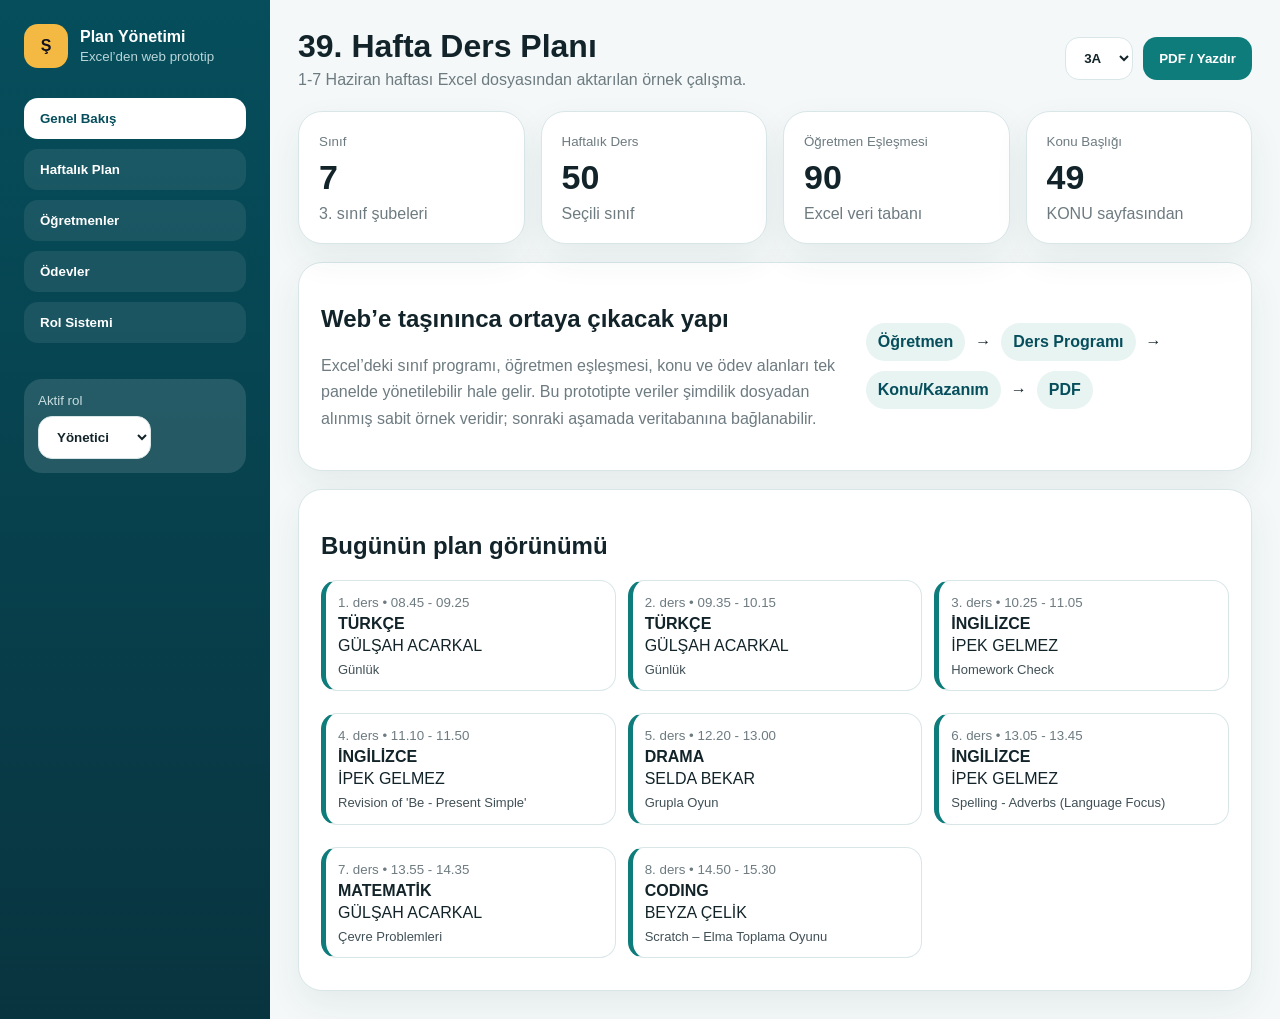
<file: index.html>
<!doctype html>
<html lang="tr">
<head>
  <meta charset="UTF-8" />
  <meta name="viewport" content="width=device-width, initial-scale=1.0" />
  <title>Haftalık Ders Planı | Web Prototip</title>
  <link rel="stylesheet" href="style.css" />
</head>
<body>
  <aside class="sidebar">
    <div class="brand"><span>Ş</span><div><b>Plan Yönetimi</b><small>Excel’den web prototip</small></div></div>
    <nav>
      <button class="nav active" data-view="dashboard">Genel Bakış</button>
      <button class="nav" data-view="schedule">Haftalık Plan</button>
      <button class="nav" data-view="teachers">Öğretmenler</button>
      <button class="nav" data-view="homework">Ödevler</button>
      <button class="nav" data-view="roles">Rol Sistemi</button>
    </nav>
    <div class="rolebox">
      <small>Aktif rol</small>
      <select id="roleSelect">
        <option>Yönetici</option><option>Öğretmen</option><option>Öğrenci</option><option>Veli</option>
      </select>
    </div>
  </aside>
  <main>
    <header class="topbar">
      <div><h1>39. Hafta Ders Planı</h1><p>1-7 Haziran haftası Excel dosyasından aktarılan örnek çalışma.</p></div>
      <div class="actions"><select id="classSelect"></select><button onclick="window.print()">PDF / Yazdır</button></div>
    </header>

    <section id="dashboard" class="view active">
      <div class="cards">
        <div class="card"><small>Sınıf</small><strong id="statClass">-</strong><span>3. sınıf şubeleri</span></div>
        <div class="card"><small>Haftalık Ders</small><strong id="statLessons">-</strong><span>Seçili sınıf</span></div>
        <div class="card"><small>Öğretmen Eşleşmesi</small><strong id="statTeachers">-</strong><span>Excel veri tabanı</span></div>
        <div class="card"><small>Konu Başlığı</small><strong id="statTopics">-</strong><span>KONU sayfasından</span></div>
      </div>
      <div class="panel hero">
        <div><h2>Web’e taşınınca ortaya çıkacak yapı</h2><p>Excel’deki sınıf programı, öğretmen eşleşmesi, konu ve ödev alanları tek panelde yönetilebilir hale gelir. Bu prototipte veriler şimdilik dosyadan alınmış sabit örnek veridir; sonraki aşamada veritabanına bağlanabilir.</p></div>
        <div class="mini-flow"><span>Öğretmen</span><b>→</b><span>Ders Programı</span><b>→</b><span>Konu/Kazanım</span><b>→</b><span>PDF</span></div>
      </div>
      <div class="panel"><h2>Bugünün plan görünümü</h2><div id="todayPreview" class="lesson-grid"></div></div>
    </section>

    <section id="schedule" class="view">
      <div class="panel"><div class="panel-head"><h2 id="scheduleTitle">Haftalık Plan</h2><input id="searchInput" placeholder="Ders, konu veya öğretmen ara..." /></div><div id="weekGrid" class="week-grid"></div></div>
    </section>

    <section id="teachers" class="view"><div class="panel"><h2>Öğretmen - Ders Eşleşmeleri</h2><div id="teacherTable" class="table"></div></div></section>
    <section id="homework" class="view"><div class="panel"><h2>Haftalık Ödev Planı</h2><div id="homeworkGrid" class="homework-grid"></div></div></section>
    <section id="roles" class="view"><div class="roles-grid">
      <div class="role-card"><h3>Yönetici</h3><p>Sınıf, öğretmen, ders, kazanım ve haftalık planları yönetir. PDF/rapor alır.</p></div>
      <div class="role-card"><h3>Öğretmen</h3><p>Kendi sınıf ve derslerine ait konu/kazanım girişlerini yapar, ödev ekler.</p></div>
      <div class="role-card"><h3>Öğrenci</h3><p>Haftalık ders akışını, ödevlerini ve materyalleri görüntüler.</p></div>
      <div class="role-card"><h3>Veli</h3><p>Ödev, günlük ders özeti ve öğretmen notlarını sade ekrandan takip eder.</p></div>
    </div></section>
  </main>
  <script src="data.js"></script><script src="app.js"></script>
</body>
</html>
</file>
<file: style.css>
:root{--bg:#f4f8f8;--ink:#12242a;--muted:#6d7b80;--primary:#0e7c7b;--primary2:#064e5c;--line:#d9e6e8;--card:#fff;--soft:#e7f4f2;--warn:#f4b942}*{box-sizing:border-box}body{margin:0;font-family:Inter,Arial,sans-serif;background:var(--bg);color:var(--ink);display:flex}.sidebar{width:270px;min-height:100vh;background:linear-gradient(180deg,var(--primary2),#08343f);color:white;padding:24px;position:sticky;top:0}.brand{display:flex;gap:12px;align-items:center;margin-bottom:30px}.brand span{width:44px;height:44px;border-radius:14px;background:var(--warn);display:grid;place-items:center;font-weight:900;color:#112}.brand small{display:block;color:#b9d5d9;margin-top:3px}nav{display:grid;gap:10px}.nav,.actions button{border:0;border-radius:14px;padding:13px 16px;font-weight:700;cursor:pointer}.nav{background:rgba(255,255,255,.08);color:white;text-align:left}.nav.active,.nav:hover{background:white;color:var(--primary2)}.rolebox{margin-top:36px;background:rgba(255,255,255,.12);padding:14px;border-radius:18px}.rolebox small{display:block;color:#c7dde0;margin-bottom:8px}select,input{border:1px solid var(--line);border-radius:14px;padding:12px 14px;background:white;color:var(--ink);font-weight:650}main{flex:1;padding:28px}.topbar{display:flex;justify-content:space-between;align-items:center;margin-bottom:22px;gap:20px}.topbar h1{margin:0 0 6px}.topbar p{margin:0;color:var(--muted)}.actions{display:flex;gap:10px}.actions button{background:var(--primary);color:white}.view{display:none}.view.active{display:block}.cards{display:grid;grid-template-columns:repeat(4,1fr);gap:16px}.card,.panel,.role-card{background:var(--card);border:1px solid var(--line);border-radius:24px;box-shadow:0 14px 35px rgba(28,59,68,.07)}.card{padding:20px}.card small,.lesson small{color:var(--muted)}.card strong{display:block;font-size:34px;margin:8px 0}.card span{color:var(--muted)}.panel{padding:22px;margin-top:18px}.panel-head{display:flex;justify-content:space-between;gap:16px;align-items:center}.hero{display:grid;grid-template-columns:1.3fr .9fr;gap:20px;align-items:center}.hero p{line-height:1.65;color:var(--muted)}.mini-flow{display:flex;flex-wrap:wrap;gap:10px;align-items:center}.mini-flow span{background:var(--soft);color:var(--primary2);padding:10px 12px;border-radius:999px;font-weight:800}.week-grid{display:grid;grid-template-columns:repeat(5,minmax(240px,1fr));gap:14px;overflow:auto;padding-bottom:8px}.day{background:#fbfdfd;border:1px solid var(--line);border-radius:20px;padding:14px;min-width:240px}.day h3{margin:0 0 4px}.date{color:var(--muted);font-size:13px;margin-bottom:12px}.lesson-grid{display:grid;grid-template-columns:repeat(auto-fit,minmax(220px,1fr));gap:12px}.lesson{background:white;border:1px solid var(--line);border-left:5px solid var(--primary);border-radius:16px;padding:12px;margin-bottom:10px}.lesson b{display:block;margin:4px 0}.lesson p{margin:6px 0 0;color:#405056;font-size:13px;line-height:1.35}.meal{border-left-color:var(--warn);background:#fffaf0}.table{display:grid;grid-template-columns:1fr 1.4fr 1.1fr;border:1px solid var(--line);border-radius:18px;overflow:hidden}.table div{padding:12px;border-bottom:1px solid var(--line);background:white}.table .head{background:var(--primary2);color:white;font-weight:800}.homework-grid,.roles-grid{display:grid;grid-template-columns:repeat(auto-fit,minmax(230px,1fr));gap:16px}.homework-card{background:white;border:1px solid var(--line);border-radius:18px;padding:16px}.homework-card h3{margin:0 0 4px}.homework-card p{white-space:pre-line;color:#3c4c52}.role-card{padding:24px}.role-card h3{color:var(--primary2);margin-top:0}@media(max-width:1000px){body{display:block}.sidebar{width:auto;min-height:auto;position:relative}.cards{grid-template-columns:repeat(2,1fr)}.topbar,.hero{display:block}.actions{margin-top:14px}.week-grid{grid-template-columns:1fr}}@media print{.sidebar,.actions,.panel-head input{display:none}main{padding:0}.view{display:block}.panel{box-shadow:none;break-inside:avoid}.cards{grid-template-columns:repeat(4,1fr)}}
</file>
